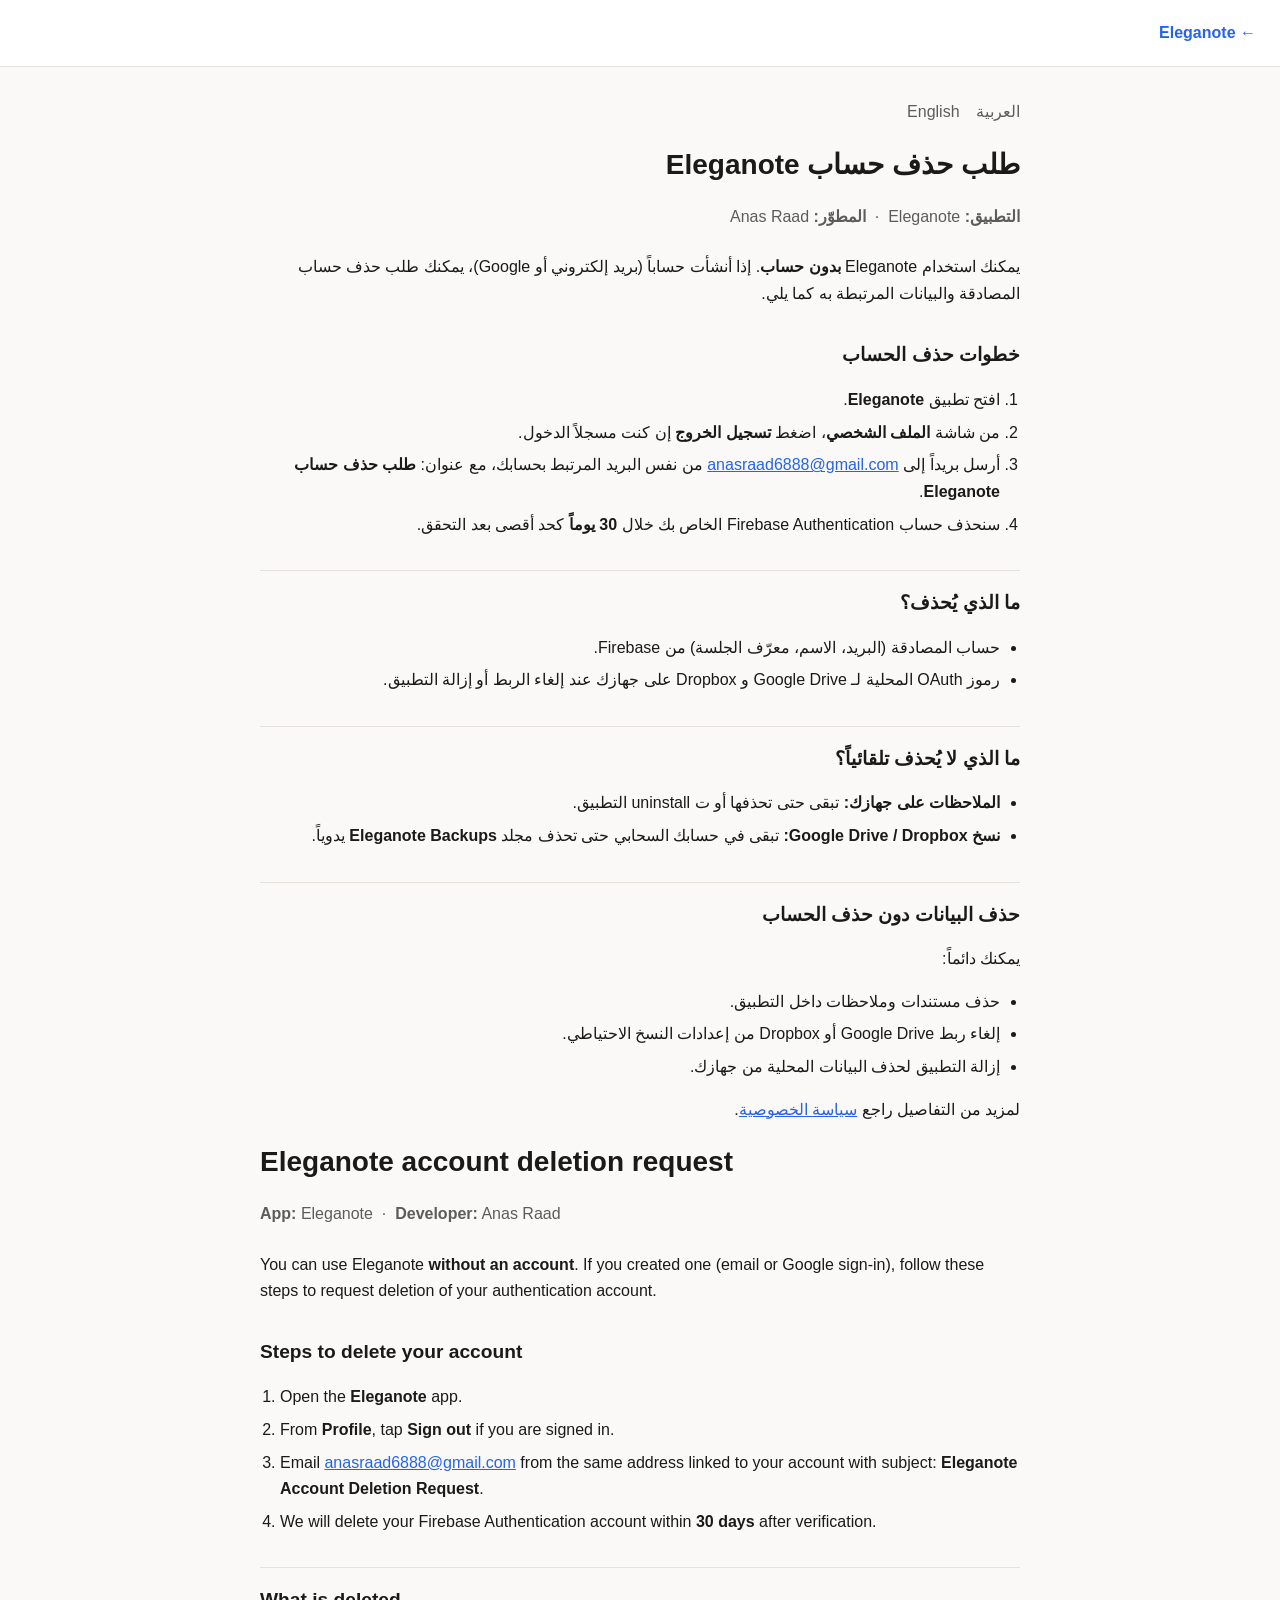
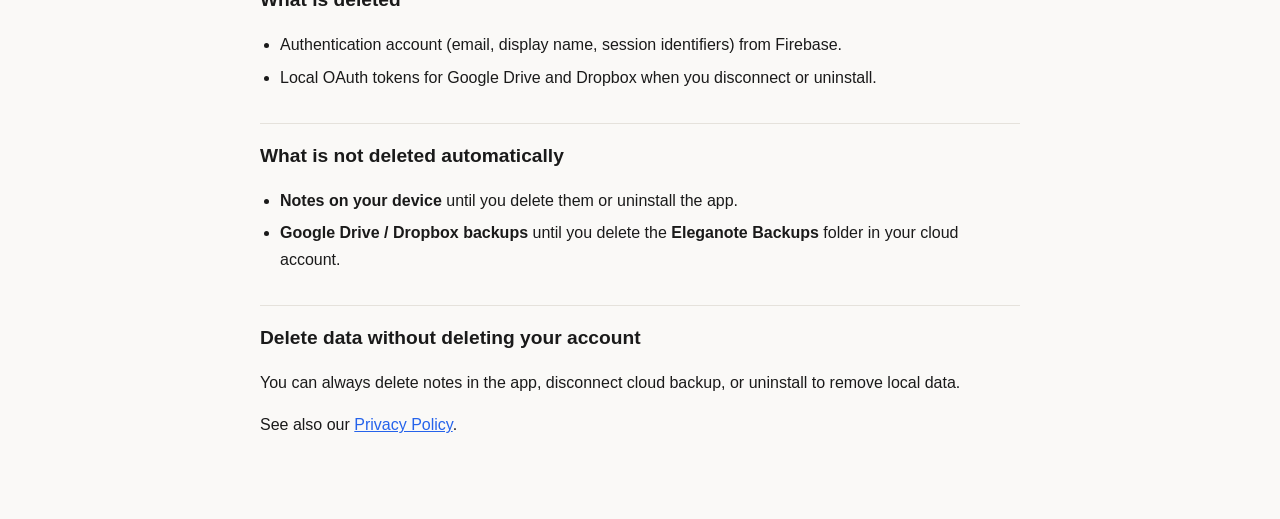
<file: account-deletion.html>
<!DOCTYPE html>
<html lang="ar" dir="rtl">
<head>
  <!-- Google tag (gtag.js) -->
  <script async src="https://www.googletagmanager.com/gtag/js?id=G-BVHX42PMTJ"></script>
  <script>
    window.dataLayer = window.dataLayer || [];
    function gtag(){dataLayer.push(arguments);}
    gtag('js', new Date());

    gtag('config', 'G-BVHX42PMTJ');
  </script>
  <meta charset="UTF-8">
  <meta name="viewport" content="width=device-width, initial-scale=1.0">
  <meta name="description" content="Eleganote — how to delete your account and associated data.">
  <link rel="canonical" href="https://eleganote.com/account-deletion.html">
  <meta property="og:title" content="Account deletion — Eleganote">
  <meta property="og:description" content="How to delete your Eleganote account and associated data.">
  <meta property="og:type" content="website">
  <meta property="og:url" content="https://eleganote.com/account-deletion.html">
  <meta property="og:site_name" content="Eleganote">
  <title>حذف الحساب — Eleganote</title>
  <style>
    :root {
      color-scheme: light dark;
      --bg: #faf9f7;
      --surface: #ffffff;
      --text: #1a1a1a;
      --muted: #5c5c5c;
      --accent: #2563eb;
      --border: #e5e2dc;
    }
    @media (prefers-color-scheme: dark) {
      :root {
        --bg: #111111;
        --surface: #1a1a1a;
        --text: #f5f5f5;
        --muted: #a3a3a3;
        --accent: #60a5fa;
        --border: #2e2e2e;
      }
    }
    body {
      margin: 0;
      font-family: -apple-system, BlinkMacSystemFont, "Segoe UI", "Noto Sans Arabic", Tahoma, sans-serif;
      line-height: 1.65;
      color: var(--text);
      background: var(--bg);
    }
    header {
      background: var(--surface);
      border-bottom: 1px solid var(--border);
      padding: 1.25rem 1.5rem;
    }
    header a { color: var(--accent); text-decoration: none; font-weight: 600; }
    main {
      max-width: 760px;
      margin: 0 auto;
      padding: 2rem 1.5rem 4rem;
    }
    h1 { font-size: 1.75rem; margin: 0 0 0.5rem; }
    .meta { color: var(--muted); margin-bottom: 1.5rem; }
    h2 { font-size: 1.2rem; margin: 2rem 0 0.75rem; border-top: 1px solid var(--border); padding-top: 1rem; }
    h2:first-of-type { border-top: none; padding-top: 0; }
    ol, ul { padding-right: 1.25rem; }
    li { margin: 0.4rem 0; }
    a { color: var(--accent); }
    .lang { margin-bottom: 1rem; }
    .lang a {
      margin-left: 0.75rem;
      color: var(--muted);
      text-decoration: none;
    }
    section[lang="en"] { direction: ltr; text-align: left; }
    section[lang="en"] ol, section[lang="en"] ul { padding-left: 1.25rem; padding-right: 0; }
  </style>
</head>
<body>
  <header>
    <a href="index.html">← Eleganote</a>
  </header>

  <main>
    <div class="lang">
      <a href="#ar">العربية</a>
      <a href="#en">English</a>
    </div>

    <section id="ar" lang="ar">
      <h1>طلب حذف حساب Eleganote</h1>
      <p class="meta"><strong>التطبيق:</strong> Eleganote &nbsp;·&nbsp; <strong>المطوّر:</strong> Anas Raad</p>

      <p>
        يمكنك استخدام Eleganote <strong>بدون حساب</strong>. إذا أنشأت حساباً (بريد إلكتروني أو Google)،
        يمكنك طلب حذف حساب المصادقة والبيانات المرتبطة به كما يلي.
      </p>

      <h2>خطوات حذف الحساب</h2>
      <ol>
        <li>افتح تطبيق <strong>Eleganote</strong>.</li>
        <li>من شاشة <strong>الملف الشخصي</strong>، اضغط <strong>تسجيل الخروج</strong> إن كنت مسجلاً الدخول.</li>
        <li>أرسل بريداً إلى
          <a href="mailto:anasraad6888@gmail.com?subject=Eleganote%20Account%20Deletion%20Request">anasraad6888@gmail.com</a>
          من نفس البريد المرتبط بحسابك، مع عنوان: <strong>طلب حذف حساب Eleganote</strong>.
        </li>
        <li>سنحذف حساب Firebase Authentication الخاص بك خلال <strong>30 يوماً</strong> كحد أقصى بعد التحقق.</li>
      </ol>

      <h2>ما الذي يُحذف؟</h2>
      <ul>
        <li>حساب المصادقة (البريد، الاسم، معرّف الجلسة) من Firebase.</li>
        <li>رموز OAuth المحلية لـ Google Drive و Dropbox على جهازك عند إلغاء الربط أو إزالة التطبيق.</li>
      </ul>

      <h2>ما الذي لا يُحذف تلقائياً؟</h2>
      <ul>
        <li><strong>الملاحظات على جهازك:</strong> تبقى حتى تحذفها أو ت uninstall التطبيق.</li>
        <li><strong>نسخ Google Drive / Dropbox:</strong> تبقى في حسابك السحابي حتى تحذف مجلد <strong>Eleganote Backups</strong> يدوياً.</li>
      </ul>

      <h2>حذف البيانات دون حذف الحساب</h2>
      <p>يمكنك دائماً:</p>
      <ul>
        <li>حذف مستندات وملاحظات داخل التطبيق.</li>
        <li>إلغاء ربط Google Drive أو Dropbox من إعدادات النسخ الاحتياطي.</li>
        <li>إزالة التطبيق لحذف البيانات المحلية من جهازك.</li>
      </ul>

      <p>لمزيد من التفاصيل راجع <a href="privacy.html">سياسة الخصوصية</a>.</p>
    </section>

    <section id="en" lang="en">
      <h1>Eleganote account deletion request</h1>
      <p class="meta"><strong>App:</strong> Eleganote &nbsp;·&nbsp; <strong>Developer:</strong> Anas Raad</p>

      <p>
        You can use Eleganote <strong>without an account</strong>. If you created one (email or Google sign-in),
        follow these steps to request deletion of your authentication account.
      </p>

      <h2>Steps to delete your account</h2>
      <ol>
        <li>Open the <strong>Eleganote</strong> app.</li>
        <li>From <strong>Profile</strong>, tap <strong>Sign out</strong> if you are signed in.</li>
        <li>Email
          <a href="mailto:anasraad6888@gmail.com?subject=Eleganote%20Account%20Deletion%20Request">anasraad6888@gmail.com</a>
          from the same address linked to your account with subject: <strong>Eleganote Account Deletion Request</strong>.
        </li>
        <li>We will delete your Firebase Authentication account within <strong>30 days</strong> after verification.</li>
      </ol>

      <h2>What is deleted</h2>
      <ul>
        <li>Authentication account (email, display name, session identifiers) from Firebase.</li>
        <li>Local OAuth tokens for Google Drive and Dropbox when you disconnect or uninstall.</li>
      </ul>

      <h2>What is not deleted automatically</h2>
      <ul>
        <li><strong>Notes on your device</strong> until you delete them or uninstall the app.</li>
        <li><strong>Google Drive / Dropbox backups</strong> until you delete the <strong>Eleganote Backups</strong> folder in your cloud account.</li>
      </ul>

      <h2>Delete data without deleting your account</h2>
      <p>You can always delete notes in the app, disconnect cloud backup, or uninstall to remove local data.</p>

      <p>See also our <a href="privacy.html">Privacy Policy</a>.</p>
    </section>
  </main>
</body>
</html>
</file>
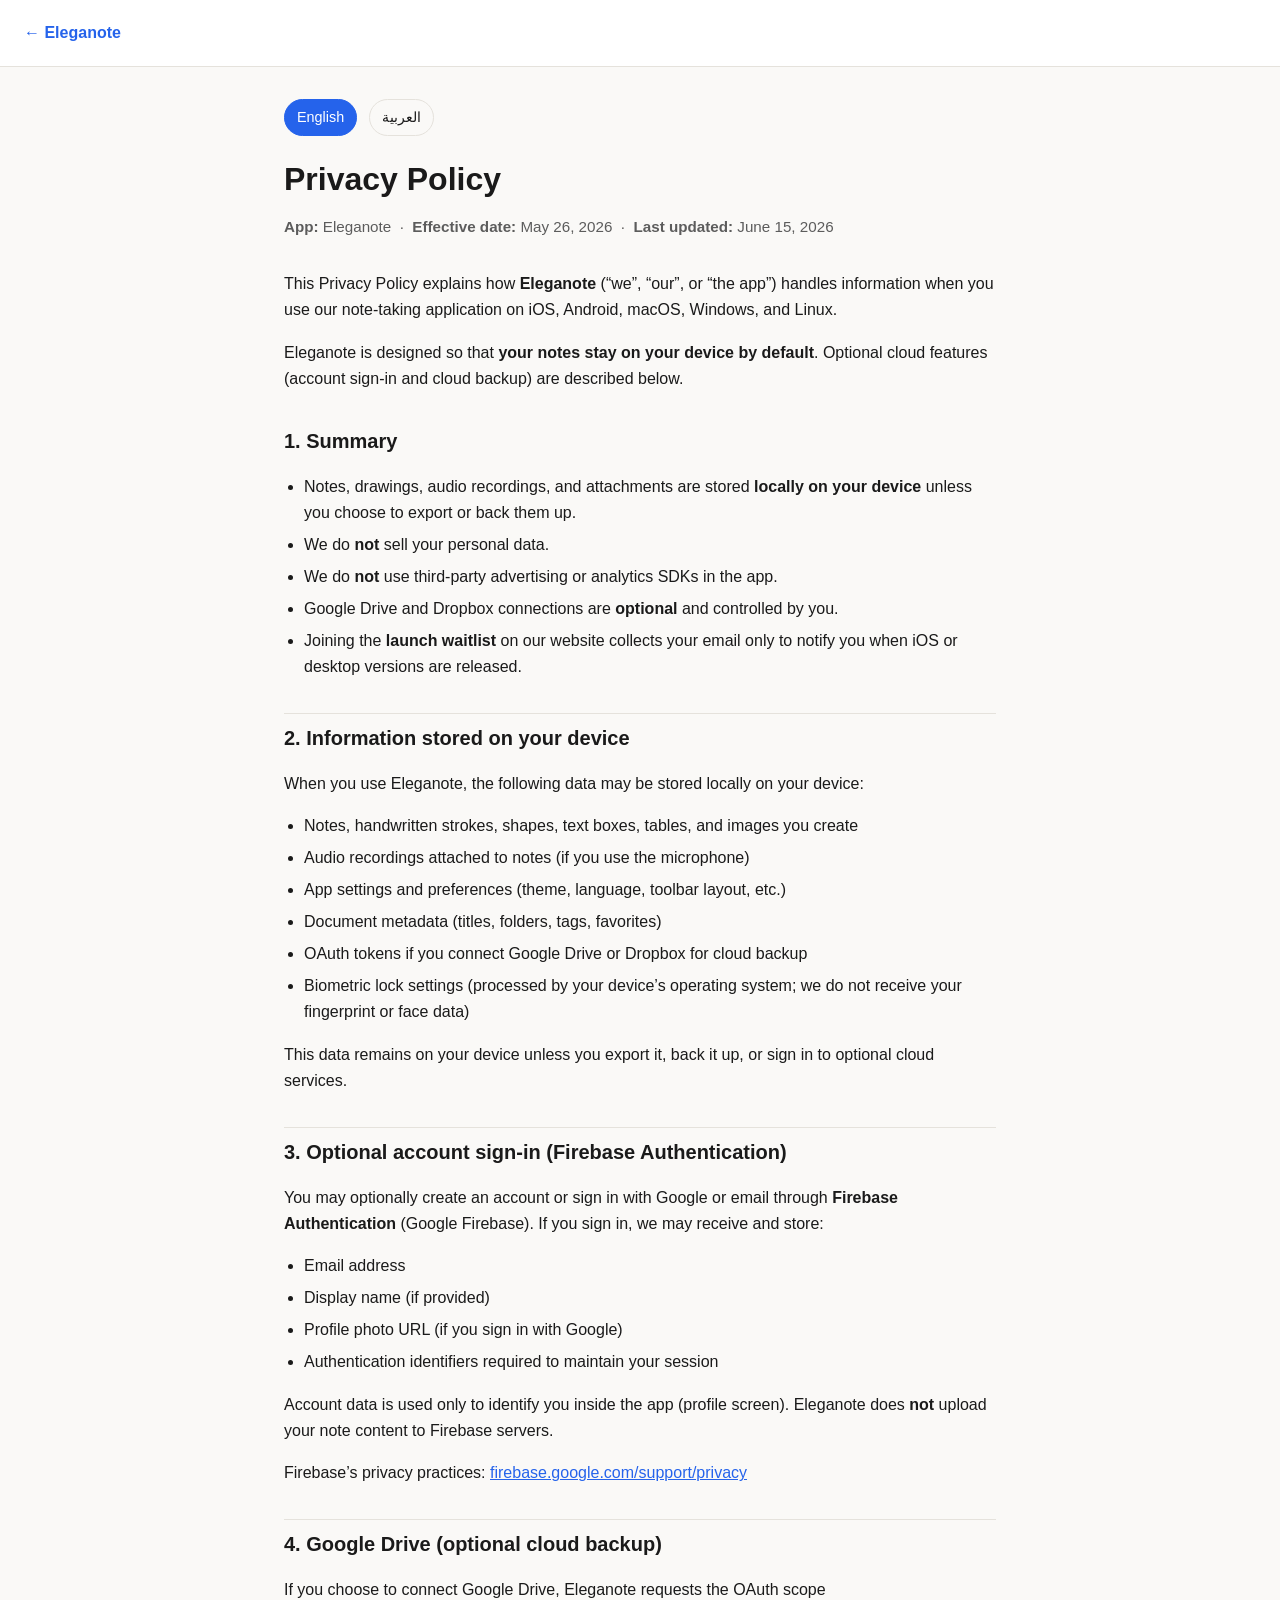
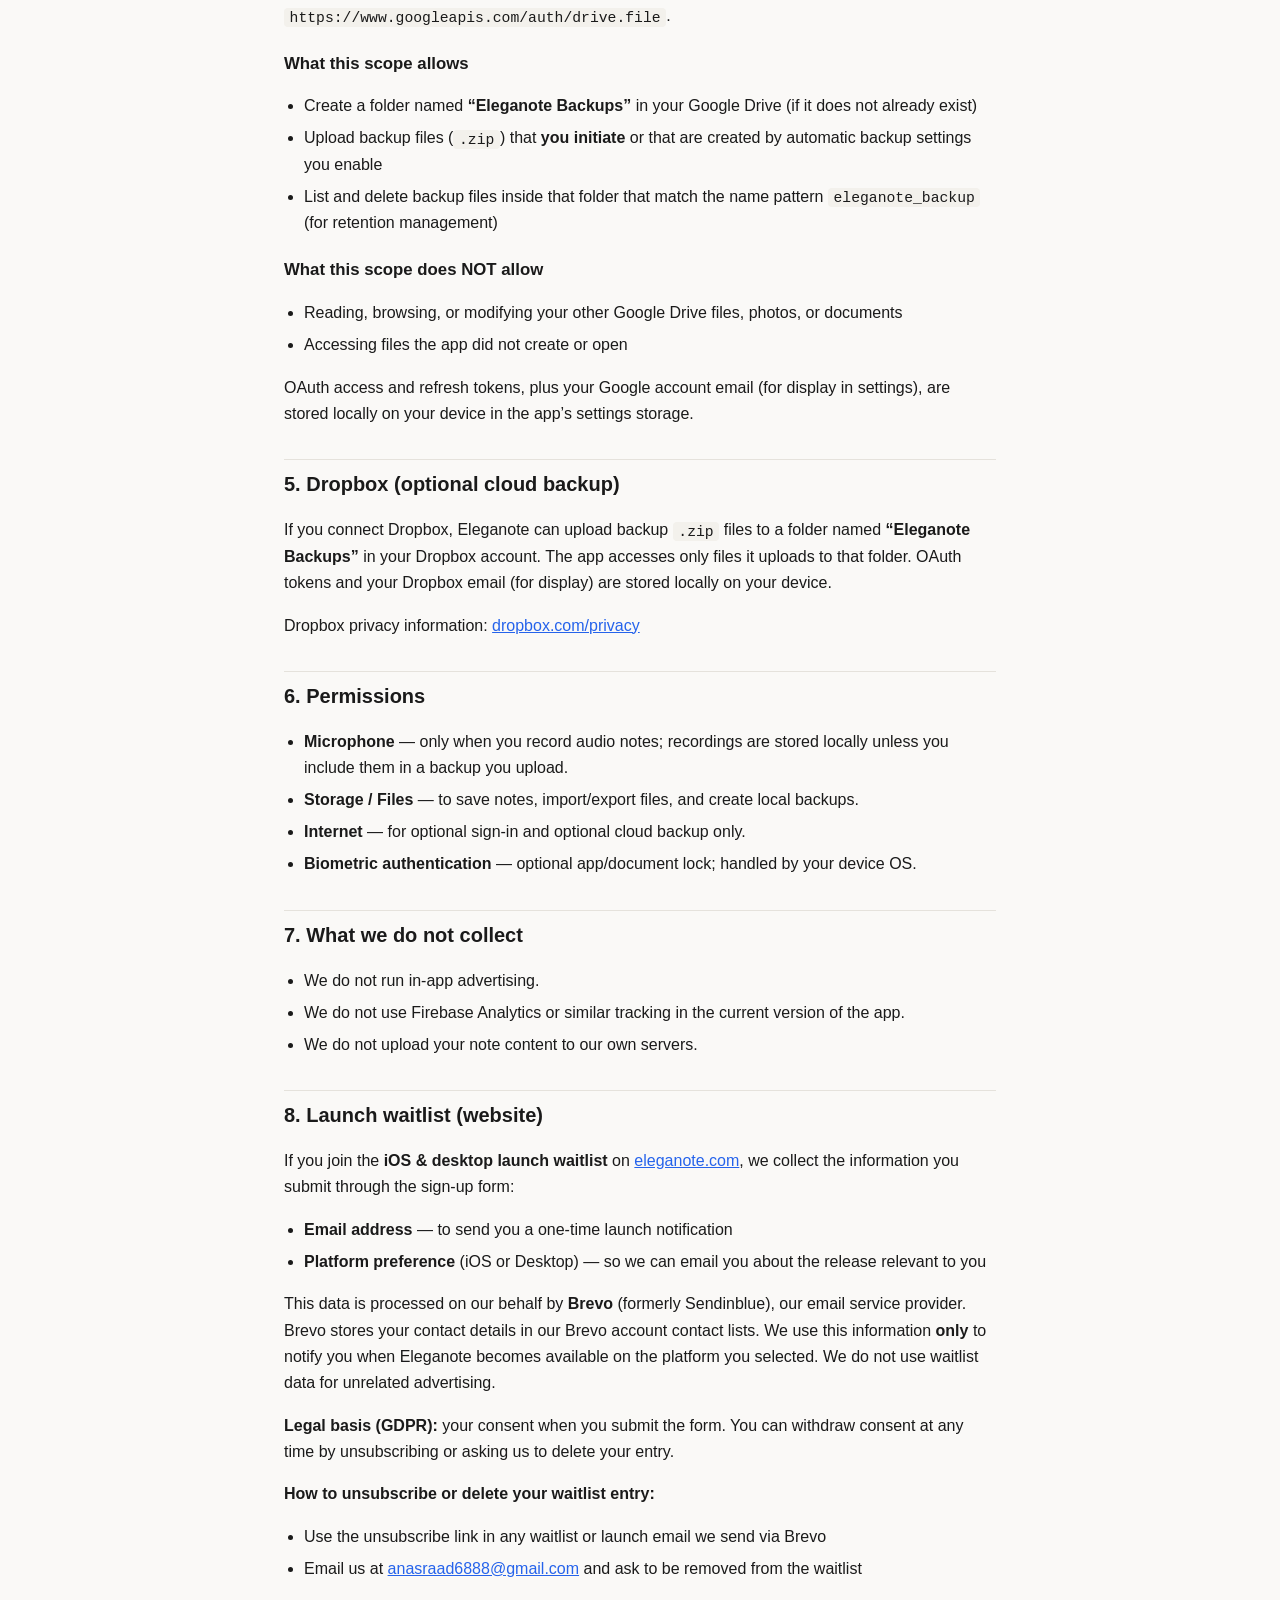
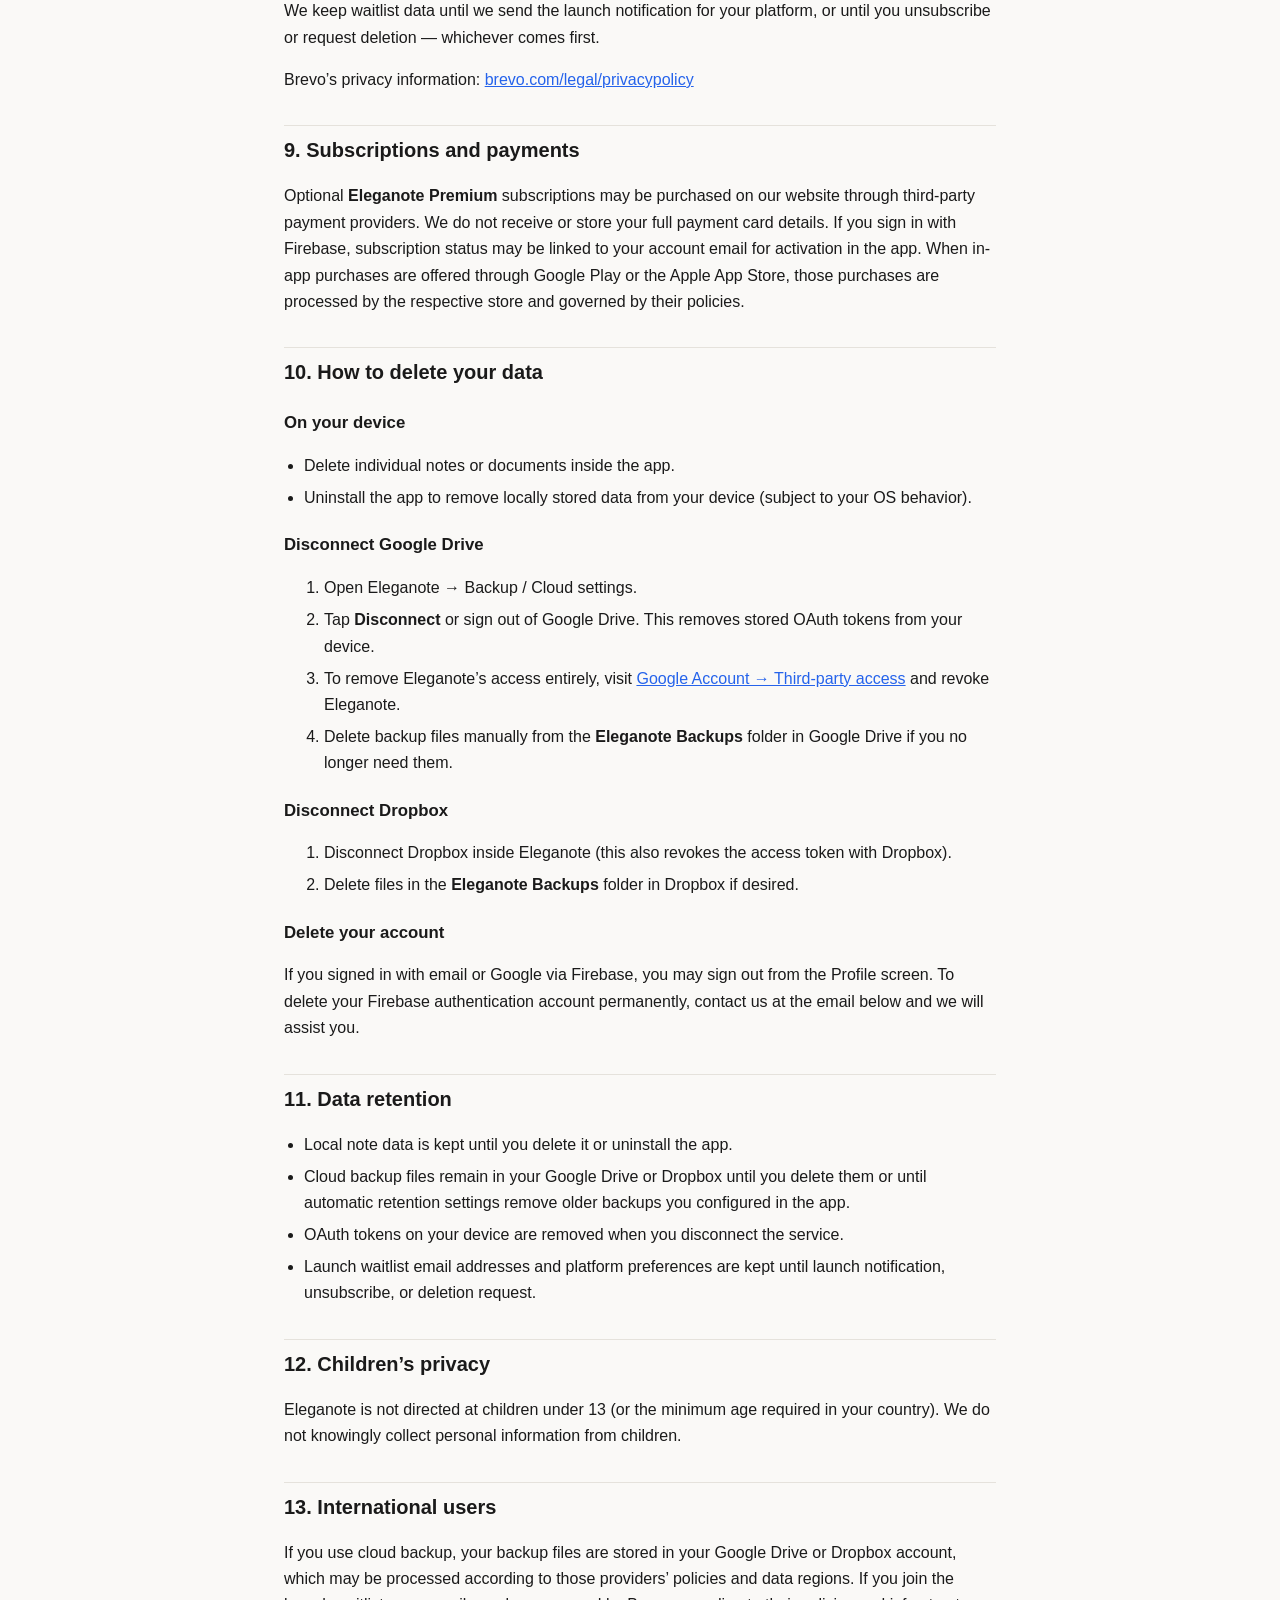
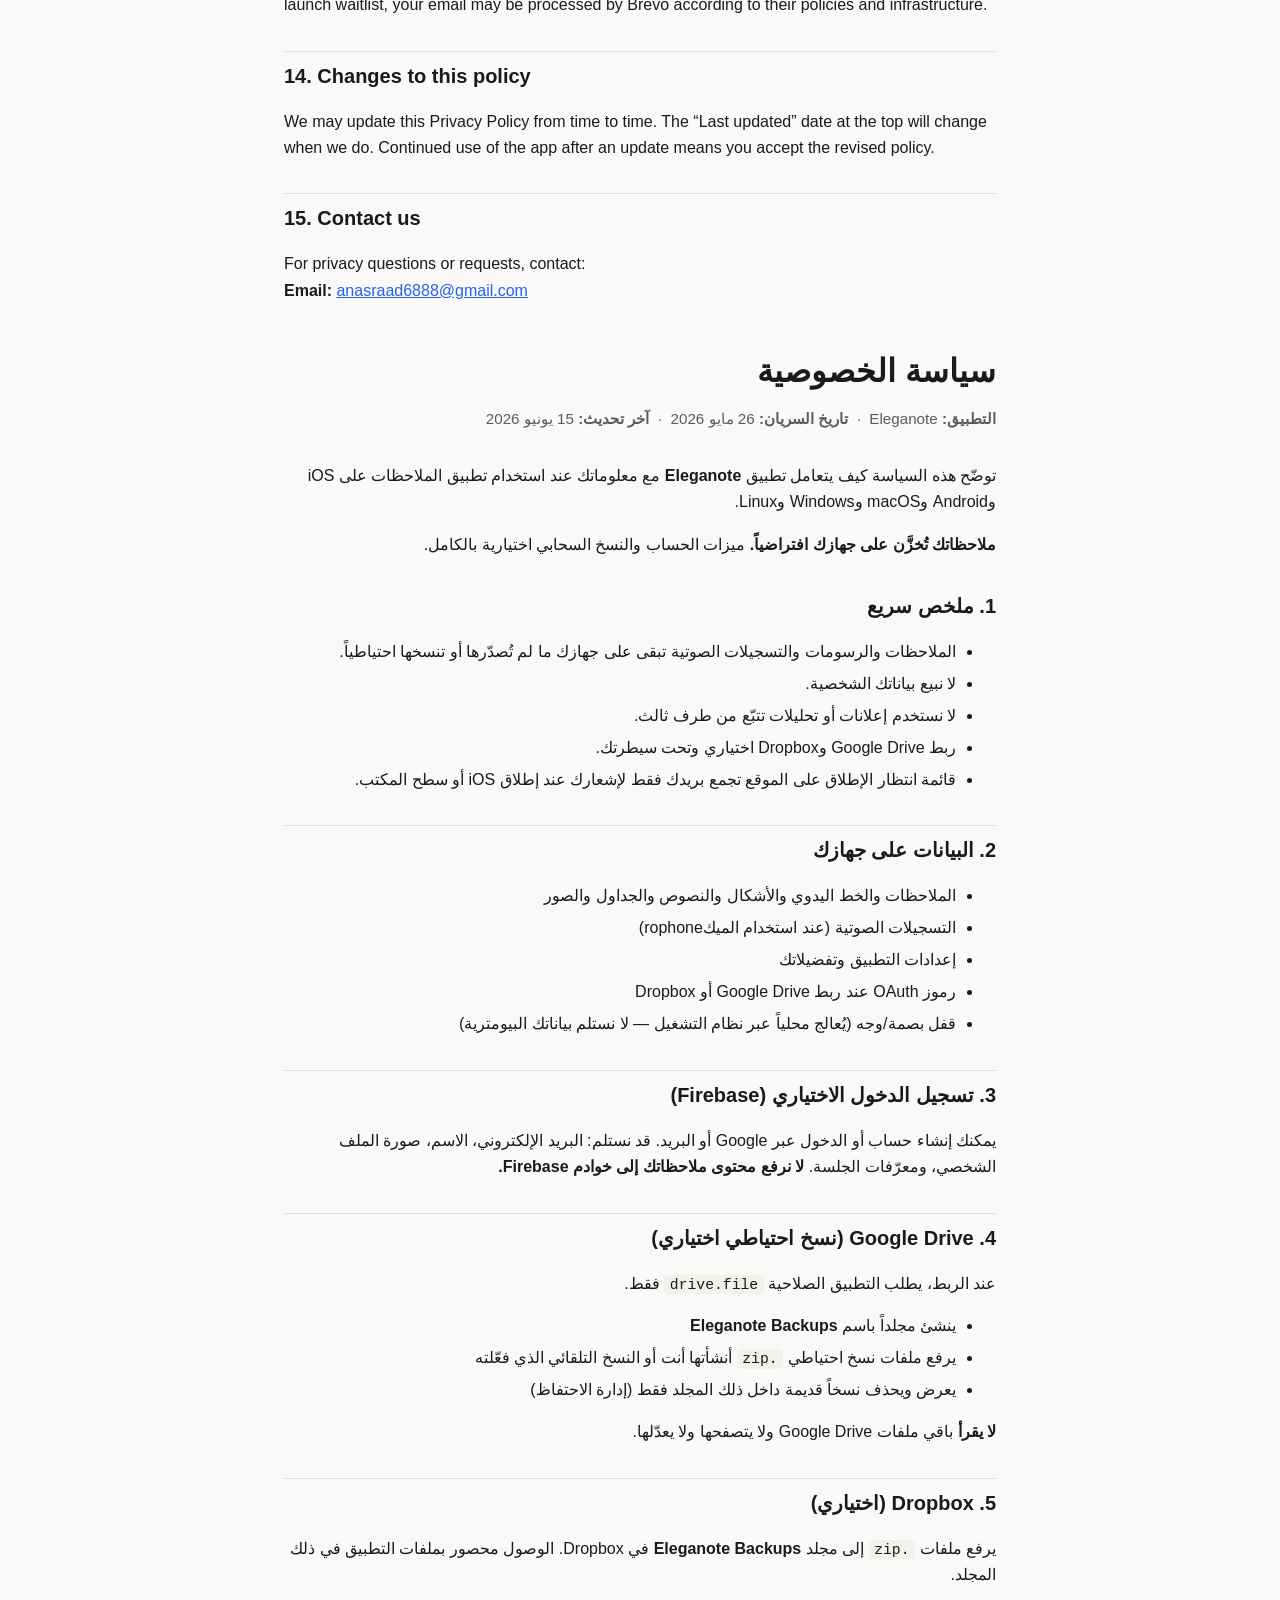
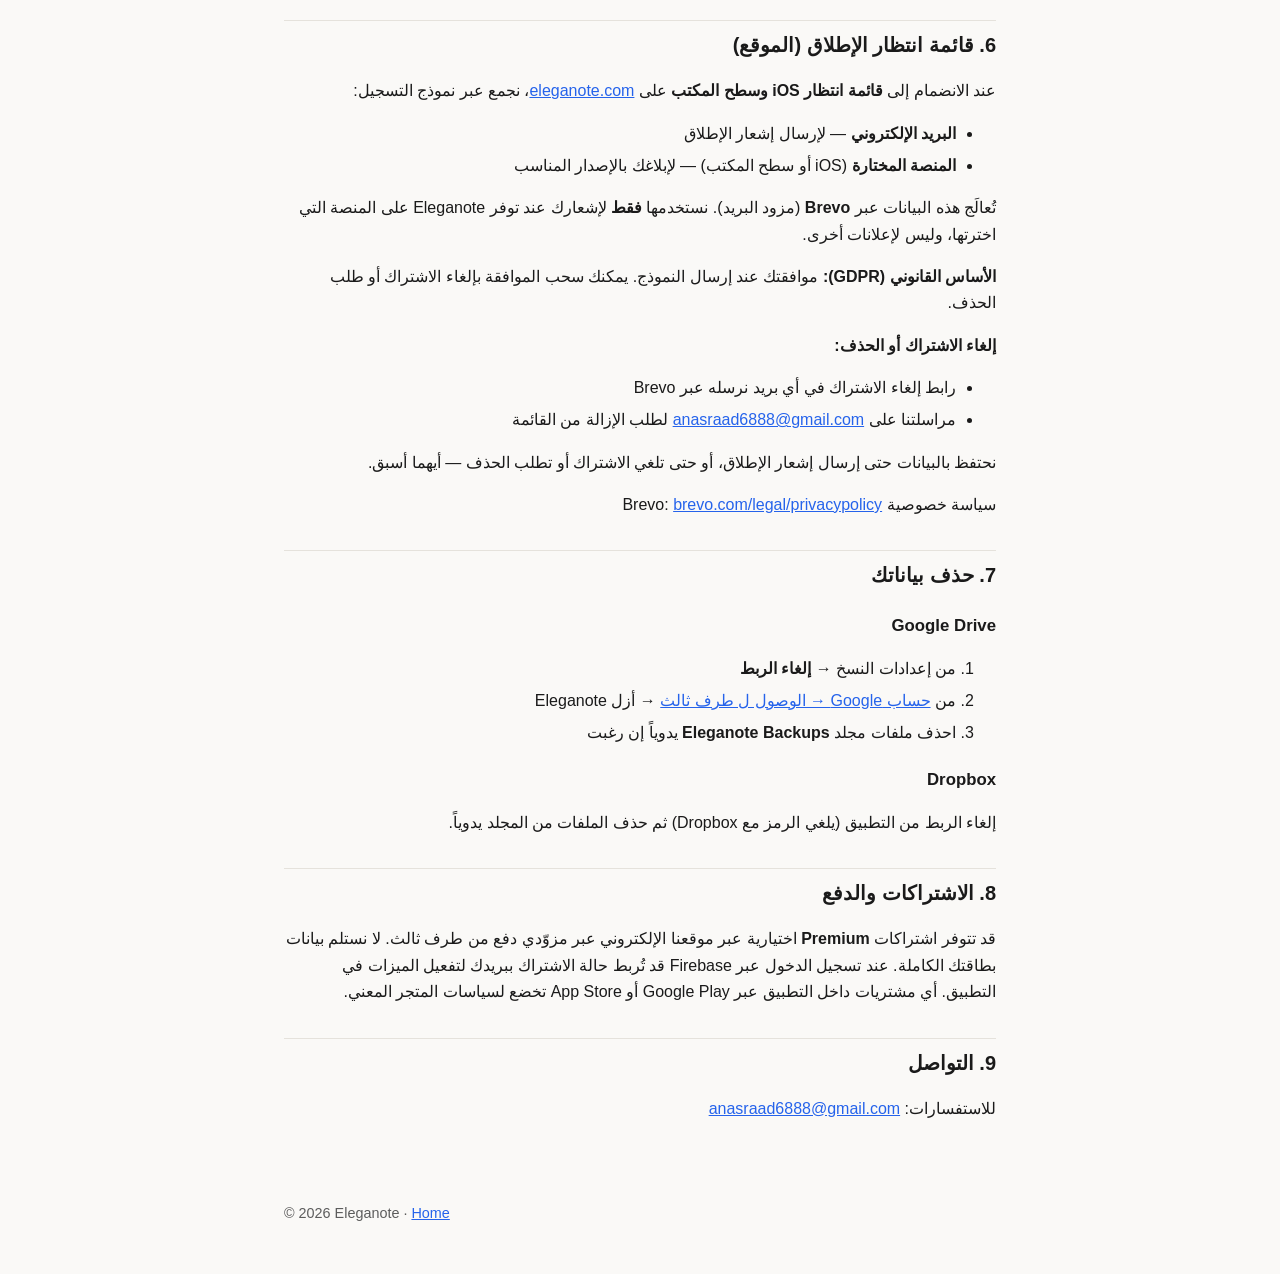
<file: privacy.html>
<!DOCTYPE html>
<html lang="en">
<head>
  <!-- Google tag (gtag.js) -->
  <script async src="https://www.googletagmanager.com/gtag/js?id=G-BVHX42PMTJ"></script>
  <script>
    window.dataLayer = window.dataLayer || [];
    function gtag(){dataLayer.push(arguments);}
    gtag('js', new Date());

    gtag('config', 'G-BVHX42PMTJ');
  </script>
  <meta charset="UTF-8">
  <meta name="viewport" content="width=device-width, initial-scale=1.0">
  <meta name="description" content="Eleganote Privacy Policy — local notes, optional cloud backup, launch waitlist, and your rights.">
  <link rel="canonical" href="https://eleganote.com/privacy.html">
  <meta property="og:title" content="Privacy Policy — Eleganote">
  <meta property="og:description" content="How Eleganote handles your data, Google Drive backups, and your rights.">
  <meta property="og:type" content="website">
  <meta property="og:url" content="https://eleganote.com/privacy.html">
  <meta property="og:site_name" content="Eleganote">
  <title>Privacy Policy — Eleganote</title>
  <style>
    :root {
      color-scheme: light dark;
      --bg: #faf9f7;
      --surface: #ffffff;
      --text: #1a1a1a;
      --muted: #5c5c5c;
      --accent: #2563eb;
      --border: #e5e2dc;
      --code-bg: #f3f1ec;
    }
    @media (prefers-color-scheme: dark) {
      :root {
        --bg: #111111;
        --surface: #1a1a1a;
        --text: #f5f5f5;
        --muted: #a3a3a3;
        --accent: #60a5fa;
        --border: #2e2e2e;
        --code-bg: #262626;
      }
    }
    * { box-sizing: border-box; }
    body {
      margin: 0;
      font-family: -apple-system, BlinkMacSystemFont, "Segoe UI", Roboto, Helvetica, Arial, sans-serif;
      line-height: 1.65;
      color: var(--text);
      background: var(--bg);
    }
    header {
      background: var(--surface);
      border-bottom: 1px solid var(--border);
      padding: 1.25rem 1.5rem;
    }
    header a {
      color: var(--accent);
      text-decoration: none;
      font-weight: 600;
    }
    header a:hover { text-decoration: underline; }
    main {
      max-width: 760px;
      margin: 0 auto;
      padding: 2rem 1.5rem 4rem;
    }
    h1 {
      font-size: 2rem;
      line-height: 1.2;
      margin: 0 0 0.5rem;
    }
    .meta {
      color: var(--muted);
      font-size: 0.95rem;
      margin-bottom: 2rem;
    }
    h2 {
      font-size: 1.25rem;
      margin: 2rem 0 0.75rem;
      padding-top: 0.5rem;
      border-top: 1px solid var(--border);
    }
    h2:first-of-type { border-top: none; padding-top: 0; }
    h3 { font-size: 1.05rem; margin: 1.25rem 0 0.5rem; }
    p, li { font-size: 1rem; }
    ul { padding-left: 1.25rem; }
    li { margin: 0.35rem 0; }
    a { color: var(--accent); }
    code {
      background: var(--code-bg);
      padding: 0.1rem 0.35rem;
      border-radius: 4px;
      font-size: 0.92em;
    }
    .lang-switch {
      display: flex;
      gap: 0.75rem;
      margin-bottom: 1.5rem;
    }
    .lang-switch a {
      padding: 0.35rem 0.75rem;
      border: 1px solid var(--border);
      border-radius: 999px;
      text-decoration: none;
      font-size: 0.9rem;
      color: var(--text);
    }
    .lang-switch a.active {
      background: var(--accent);
      border-color: var(--accent);
      color: #fff;
    }
    section[dir="rtl"] {
      font-family: -apple-system, BlinkMacSystemFont, "Segoe UI", "Noto Sans Arabic", Tahoma, sans-serif;
    }
    footer {
      max-width: 760px;
      margin: 0 auto;
      padding: 0 1.5rem 3rem;
      color: var(--muted);
      font-size: 0.9rem;
    }
  </style>
</head>
<body>
  <header>
    <a href="index.html">← Eleganote</a>
  </header>

  <main>
    <div class="lang-switch">
      <a href="#english" class="active">English</a>
      <a href="#arabic">العربية</a>
    </div>

    <!-- ── English ─────────────────────────────────────────────────────── -->
    <section id="english" lang="en">
      <h1>Privacy Policy</h1>
      <p class="meta"><strong>App:</strong> Eleganote &nbsp;·&nbsp; <strong>Effective date:</strong> May 26, 2026 &nbsp;·&nbsp; <strong>Last updated:</strong> June 15, 2026</p>

      <p>
        This Privacy Policy explains how <strong>Eleganote</strong> (“we”, “our”, or “the app”) handles information when you use our note-taking application on iOS, Android, macOS, Windows, and Linux.
      </p>
      <p>
        Eleganote is designed so that <strong>your notes stay on your device by default</strong>. Optional cloud features (account sign-in and cloud backup) are described below.
      </p>

      <h2>1. Summary</h2>
      <ul>
        <li>Notes, drawings, audio recordings, and attachments are stored <strong>locally on your device</strong> unless you choose to export or back them up.</li>
        <li>We do <strong>not</strong> sell your personal data.</li>
        <li>We do <strong>not</strong> use third-party advertising or analytics SDKs in the app.</li>
        <li>Google Drive and Dropbox connections are <strong>optional</strong> and controlled by you.</li>
        <li>Joining the <strong>launch waitlist</strong> on our website collects your email only to notify you when iOS or desktop versions are released.</li>
      </ul>

      <h2>2. Information stored on your device</h2>
      <p>When you use Eleganote, the following data may be stored locally on your device:</p>
      <ul>
        <li>Notes, handwritten strokes, shapes, text boxes, tables, and images you create</li>
        <li>Audio recordings attached to notes (if you use the microphone)</li>
        <li>App settings and preferences (theme, language, toolbar layout, etc.)</li>
        <li>Document metadata (titles, folders, tags, favorites)</li>
        <li>OAuth tokens if you connect Google Drive or Dropbox for cloud backup</li>
        <li>Biometric lock settings (processed by your device’s operating system; we do not receive your fingerprint or face data)</li>
      </ul>
      <p>This data remains on your device unless you export it, back it up, or sign in to optional cloud services.</p>

      <h2>3. Optional account sign-in (Firebase Authentication)</h2>
      <p>
        You may optionally create an account or sign in with Google or email through <strong>Firebase Authentication</strong> (Google Firebase). If you sign in, we may receive and store:
      </p>
      <ul>
        <li>Email address</li>
        <li>Display name (if provided)</li>
        <li>Profile photo URL (if you sign in with Google)</li>
        <li>Authentication identifiers required to maintain your session</li>
      </ul>
      <p>
        Account data is used only to identify you inside the app (profile screen). Eleganote does <strong>not</strong> upload your note content to Firebase servers.
      </p>
      <p>
        Firebase’s privacy practices: <a href="https://firebase.google.com/support/privacy" target="_blank" rel="noopener noreferrer">firebase.google.com/support/privacy</a>
      </p>

      <h2>4. Google Drive (optional cloud backup)</h2>
      <p>
        If you choose to connect Google Drive, Eleganote requests the OAuth scope
        <code>https://www.googleapis.com/auth/drive.file</code>.
      </p>

      <h3>What this scope allows</h3>
      <ul>
        <li>Create a folder named <strong>“Eleganote Backups”</strong> in your Google Drive (if it does not already exist)</li>
        <li>Upload backup files (<code>.zip</code>) that <strong>you initiate</strong> or that are created by automatic backup settings you enable</li>
        <li>List and delete backup files inside that folder that match the name pattern <code>eleganote_backup</code> (for retention management)</li>
      </ul>

      <h3>What this scope does NOT allow</h3>
      <ul>
        <li>Reading, browsing, or modifying your other Google Drive files, photos, or documents</li>
        <li>Accessing files the app did not create or open</li>
      </ul>

      <p>
        OAuth access and refresh tokens, plus your Google account email (for display in settings), are stored locally on your device in the app’s settings storage.
      </p>

      <h2>5. Dropbox (optional cloud backup)</h2>
      <p>
        If you connect Dropbox, Eleganote can upload backup <code>.zip</code> files to a folder named <strong>“Eleganote Backups”</strong> in your Dropbox account. The app accesses only files it uploads to that folder. OAuth tokens and your Dropbox email (for display) are stored locally on your device.
      </p>
      <p>
        Dropbox privacy information: <a href="https://www.dropbox.com/privacy" target="_blank" rel="noopener noreferrer">dropbox.com/privacy</a>
      </p>

      <h2>6. Permissions</h2>
      <ul>
        <li><strong>Microphone</strong> — only when you record audio notes; recordings are stored locally unless you include them in a backup you upload.</li>
        <li><strong>Storage / Files</strong> — to save notes, import/export files, and create local backups.</li>
        <li><strong>Internet</strong> — for optional sign-in and optional cloud backup only.</li>
        <li><strong>Biometric authentication</strong> — optional app/document lock; handled by your device OS.</li>
      </ul>

      <h2>7. What we do not collect</h2>
      <ul>
        <li>We do not run in-app advertising.</li>
        <li>We do not use Firebase Analytics or similar tracking in the current version of the app.</li>
        <li>We do not upload your note content to our own servers.</li>
      </ul>

      <h2>8. Launch waitlist (website)</h2>
      <p>
        If you join the <strong>iOS &amp; desktop launch waitlist</strong> on <a href="index.html#waitlist">eleganote.com</a>, we collect the information you submit through the sign-up form:
      </p>
      <ul>
        <li><strong>Email address</strong> — to send you a one-time launch notification</li>
        <li><strong>Platform preference</strong> (iOS or Desktop) — so we can email you about the release relevant to you</li>
      </ul>
      <p>
        This data is processed on our behalf by <strong>Brevo</strong> (formerly Sendinblue), our email service provider. Brevo stores your contact details in our Brevo account contact lists. We use this information <strong>only</strong> to notify you when Eleganote becomes available on the platform you selected. We do not use waitlist data for unrelated advertising.
      </p>
      <p>
        <strong>Legal basis (GDPR):</strong> your consent when you submit the form. You can withdraw consent at any time by unsubscribing or asking us to delete your entry.
      </p>
      <p>
        <strong>How to unsubscribe or delete your waitlist entry:</strong>
      </p>
      <ul>
        <li>Use the unsubscribe link in any waitlist or launch email we send via Brevo</li>
        <li>Email us at <a href="mailto:anasraad6888@gmail.com">anasraad6888@gmail.com</a> and ask to be removed from the waitlist</li>
      </ul>
      <p>
        We keep waitlist data until we send the launch notification for your platform, or until you unsubscribe or request deletion — whichever comes first.
      </p>
      <p>
        Brevo’s privacy information: <a href="https://www.brevo.com/legal/privacypolicy/" target="_blank" rel="noopener noreferrer">brevo.com/legal/privacypolicy</a>
      </p>

      <h2>9. Subscriptions and payments</h2>
      <p>
        Optional <strong>Eleganote Premium</strong> subscriptions may be purchased on our website through third-party payment providers. We do not receive or store your full payment card details. If you sign in with Firebase, subscription status may be linked to your account email for activation in the app. When in-app purchases are offered through Google Play or the Apple App Store, those purchases are processed by the respective store and governed by their policies.
      </p>

      <h2 id="account-deletion">10. How to delete your data</h2>

      <h3>On your device</h3>
      <ul>
        <li>Delete individual notes or documents inside the app.</li>
        <li>Uninstall the app to remove locally stored data from your device (subject to your OS behavior).</li>
      </ul>

      <h3>Disconnect Google Drive</h3>
      <ol>
        <li>Open Eleganote → Backup / Cloud settings.</li>
        <li>Tap <strong>Disconnect</strong> or sign out of Google Drive. This removes stored OAuth tokens from your device.</li>
        <li>To remove Eleganote’s access entirely, visit <a href="https://myaccount.google.com/permissions" target="_blank" rel="noopener noreferrer">Google Account → Third-party access</a> and revoke Eleganote.</li>
        <li>Delete backup files manually from the <strong>Eleganote Backups</strong> folder in Google Drive if you no longer need them.</li>
      </ol>

      <h3>Disconnect Dropbox</h3>
      <ol>
        <li>Disconnect Dropbox inside Eleganote (this also revokes the access token with Dropbox).</li>
        <li>Delete files in the <strong>Eleganote Backups</strong> folder in Dropbox if desired.</li>
      </ol>

      <h3>Delete your account</h3>
      <p>
        If you signed in with email or Google via Firebase, you may sign out from the Profile screen. To delete your Firebase authentication account permanently, contact us at the email below and we will assist you.
      </p>

      <h2>11. Data retention</h2>
      <ul>
        <li>Local note data is kept until you delete it or uninstall the app.</li>
        <li>Cloud backup files remain in your Google Drive or Dropbox until you delete them or until automatic retention settings remove older backups you configured in the app.</li>
        <li>OAuth tokens on your device are removed when you disconnect the service.</li>
        <li>Launch waitlist email addresses and platform preferences are kept until launch notification, unsubscribe, or deletion request.</li>
      </ul>

      <h2>12. Children’s privacy</h2>
      <p>
        Eleganote is not directed at children under 13 (or the minimum age required in your country). We do not knowingly collect personal information from children.
      </p>

      <h2>13. International users</h2>
      <p>
        If you use cloud backup, your backup files are stored in your Google Drive or Dropbox account, which may be processed according to those providers’ policies and data regions. If you join the launch waitlist, your email may be processed by Brevo according to their policies and infrastructure.
      </p>

      <h2>14. Changes to this policy</h2>
      <p>
        We may update this Privacy Policy from time to time. The “Last updated” date at the top will change when we do. Continued use of the app after an update means you accept the revised policy.
      </p>

      <h2>15. Contact us</h2>
      <p>
        For privacy questions or requests, contact:<br>
        <strong>Email:</strong> <a href="mailto:anasraad6888@gmail.com">anasraad6888@gmail.com</a>
      </p>
    </section>

    <!-- ── Arabic ──────────────────────────────────────────────────────── -->
    <section id="arabic" dir="rtl" lang="ar" style="margin-top: 3rem;">
      <h1>سياسة الخصوصية</h1>
      <p class="meta"><strong>التطبيق:</strong> Eleganote &nbsp;·&nbsp; <strong>تاريخ السريان:</strong> 26 مايو 2026 &nbsp;·&nbsp; <strong>آخر تحديث:</strong> 15 يونيو 2026</p>

      <p>
        توضّح هذه السياسة كيف يتعامل تطبيق <strong>Eleganote</strong> مع معلوماتك عند استخدام تطبيق الملاحظات على iOS وAndroid وmacOS وWindows وLinux.
      </p>
      <p>
        <strong>ملاحظاتك تُخزَّن على جهازك افتراضياً.</strong> ميزات الحساب والنسخ السحابي اختيارية بالكامل.
      </p>

      <h2>1. ملخص سريع</h2>
      <ul>
        <li>الملاحظات والرسومات والتسجيلات الصوتية تبقى على جهازك ما لم تُصدّرها أو تنسخها احتياطياً.</li>
        <li>لا نبيع بياناتك الشخصية.</li>
        <li>لا نستخدم إعلانات أو تحليلات تتبّع من طرف ثالث.</li>
        <li>ربط Google Drive وDropbox اختياري وتحت سيطرتك.</li>
        <li>قائمة انتظار الإطلاق على الموقع تجمع بريدك فقط لإشعارك عند إطلاق iOS أو سطح المكتب.</li>
      </ul>

      <h2>2. البيانات على جهازك</h2>
      <ul>
        <li>الملاحظات والخط اليدوي والأشكال والنصوص والجداول والصور</li>
        <li>التسجيلات الصوتية (عند استخدام الميكrophone)</li>
        <li>إعدادات التطبيق وتفضيلاتك</li>
        <li>رموز OAuth عند ربط Google Drive أو Dropbox</li>
        <li>قفل بصمة/وجه (يُعالج محلياً عبر نظام التشغيل — لا نستلم بياناتك البيومترية)</li>
      </ul>

      <h2>3. تسجيل الدخول الاختياري (Firebase)</h2>
      <p>
        يمكنك إنشاء حساب أو الدخول عبر Google أو البريد. قد نستلم: البريد الإلكتروني، الاسم، صورة الملف الشخصي، ومعرّفات الجلسة. <strong>لا نرفع محتوى ملاحظاتك إلى خوادم Firebase.</strong>
      </p>

      <h2>4. Google Drive (نسخ احتياطي اختياري)</h2>
      <p>
        عند الربط، يطلب التطبيق الصلاحية
        <code>drive.file</code> فقط.
      </p>
      <ul>
        <li>ينشئ مجلداً باسم <strong>Eleganote Backups</strong></li>
        <li>يرفع ملفات نسخ احتياطي <code>.zip</code> أنشأتها أنت أو النسخ التلقائي الذي فعّلته</li>
        <li>يعرض ويحذف نسخاً قديمة داخل ذلك المجلد فقط (إدارة الاحتفاظ)</li>
      </ul>
      <p><strong>لا يقرأ</strong> باقي ملفات Google Drive ولا يتصفحها ولا يعدّلها.</p>

      <h2>5. Dropbox (اختياري)</h2>
      <p>
        يرفع ملفات <code>.zip</code> إلى مجلد <strong>Eleganote Backups</strong> في Dropbox. الوصول محصور بملفات التطبيق في ذلك المجلد.
      </p>

      <h2>6. قائمة انتظار الإطلاق (الموقع)</h2>
      <p>
        عند الانضمام إلى <strong>قائمة انتظار iOS وسطح المكتب</strong> على <a href="index.html#waitlist">eleganote.com</a>، نجمع عبر نموذج التسجيل:
      </p>
      <ul>
        <li><strong>البريد الإلكتروني</strong> — لإرسال إشعار الإطلاق</li>
        <li><strong>المنصة المختارة</strong> (iOS أو سطح المكتب) — لإبلاغك بالإصدار المناسب</li>
      </ul>
      <p>
        تُعالَج هذه البيانات عبر <strong>Brevo</strong> (مزود البريد). نستخدمها <strong>فقط</strong> لإشعارك عند توفر Eleganote على المنصة التي اخترتها، وليس لإعلانات أخرى.
      </p>
      <p>
        <strong>الأساس القانوني (GDPR):</strong> موافقتك عند إرسال النموذج. يمكنك سحب الموافقة بإلغاء الاشتراك أو طلب الحذف.
      </p>
      <p><strong>إلغاء الاشتراك أو الحذف:</strong></p>
      <ul>
        <li>رابط إلغاء الاشتراك في أي بريد نرسله عبر Brevo</li>
        <li>مراسلتنا على <a href="mailto:anasraad6888@gmail.com">anasraad6888@gmail.com</a> لطلب الإزالة من القائمة</li>
      </ul>
      <p>
        نحتفظ بالبيانات حتى إرسال إشعار الإطلاق، أو حتى تلغي الاشتراك أو تطلب الحذف — أيهما أسبق.
      </p>
      <p>
        سياسة خصوصية Brevo: <a href="https://www.brevo.com/legal/privacypolicy/" target="_blank" rel="noopener noreferrer">brevo.com/legal/privacypolicy</a>
      </p>

      <h2>7. حذف بياناتك</h2>
      <h3>Google Drive</h3>
      <ol>
        <li>من إعدادات النسخ → <strong>إلغاء الربط</strong></li>
        <li>من <a href="https://myaccount.google.com/permissions" target="_blank" rel="noopener noreferrer">حساب Google → الوصول ل طرف ثالث</a> → أزل Eleganote</li>
        <li>احذف ملفات مجلد <strong>Eleganote Backups</strong> يدوياً إن رغبت</li>
      </ol>
      <h3>Dropbox</h3>
      <p>إلغاء الربط من التطبيق (يلغي الرمز مع Dropbox) ثم حذف الملفات من المجلد يدوياً.</p>

      <h2>8. الاشتراكات والدفع</h2>
      <p>
        قد تتوفر اشتراكات <strong>Premium</strong> اختيارية عبر موقعنا الإلكتروني عبر مزوّدي دفع من طرف ثالث. لا نستلم بيانات بطاقتك الكاملة. عند تسجيل الدخول عبر Firebase قد تُربط حالة الاشتراك ببريدك لتفعيل الميزات في التطبيق. أي مشتريات داخل التطبيق عبر Google Play أو App Store تخضع لسياسات المتجر المعني.
      </p>

      <h2>9. التواصل</h2>
      <p>
        للاستفسارات: <a href="mailto:anasraad6888@gmail.com">anasraad6888@gmail.com</a>
      </p>
    </section>
  </main>

  <footer>
    © 2026 Eleganote · <a href="index.html">Home</a>
  </footer>
</body>
</html>
</file>
